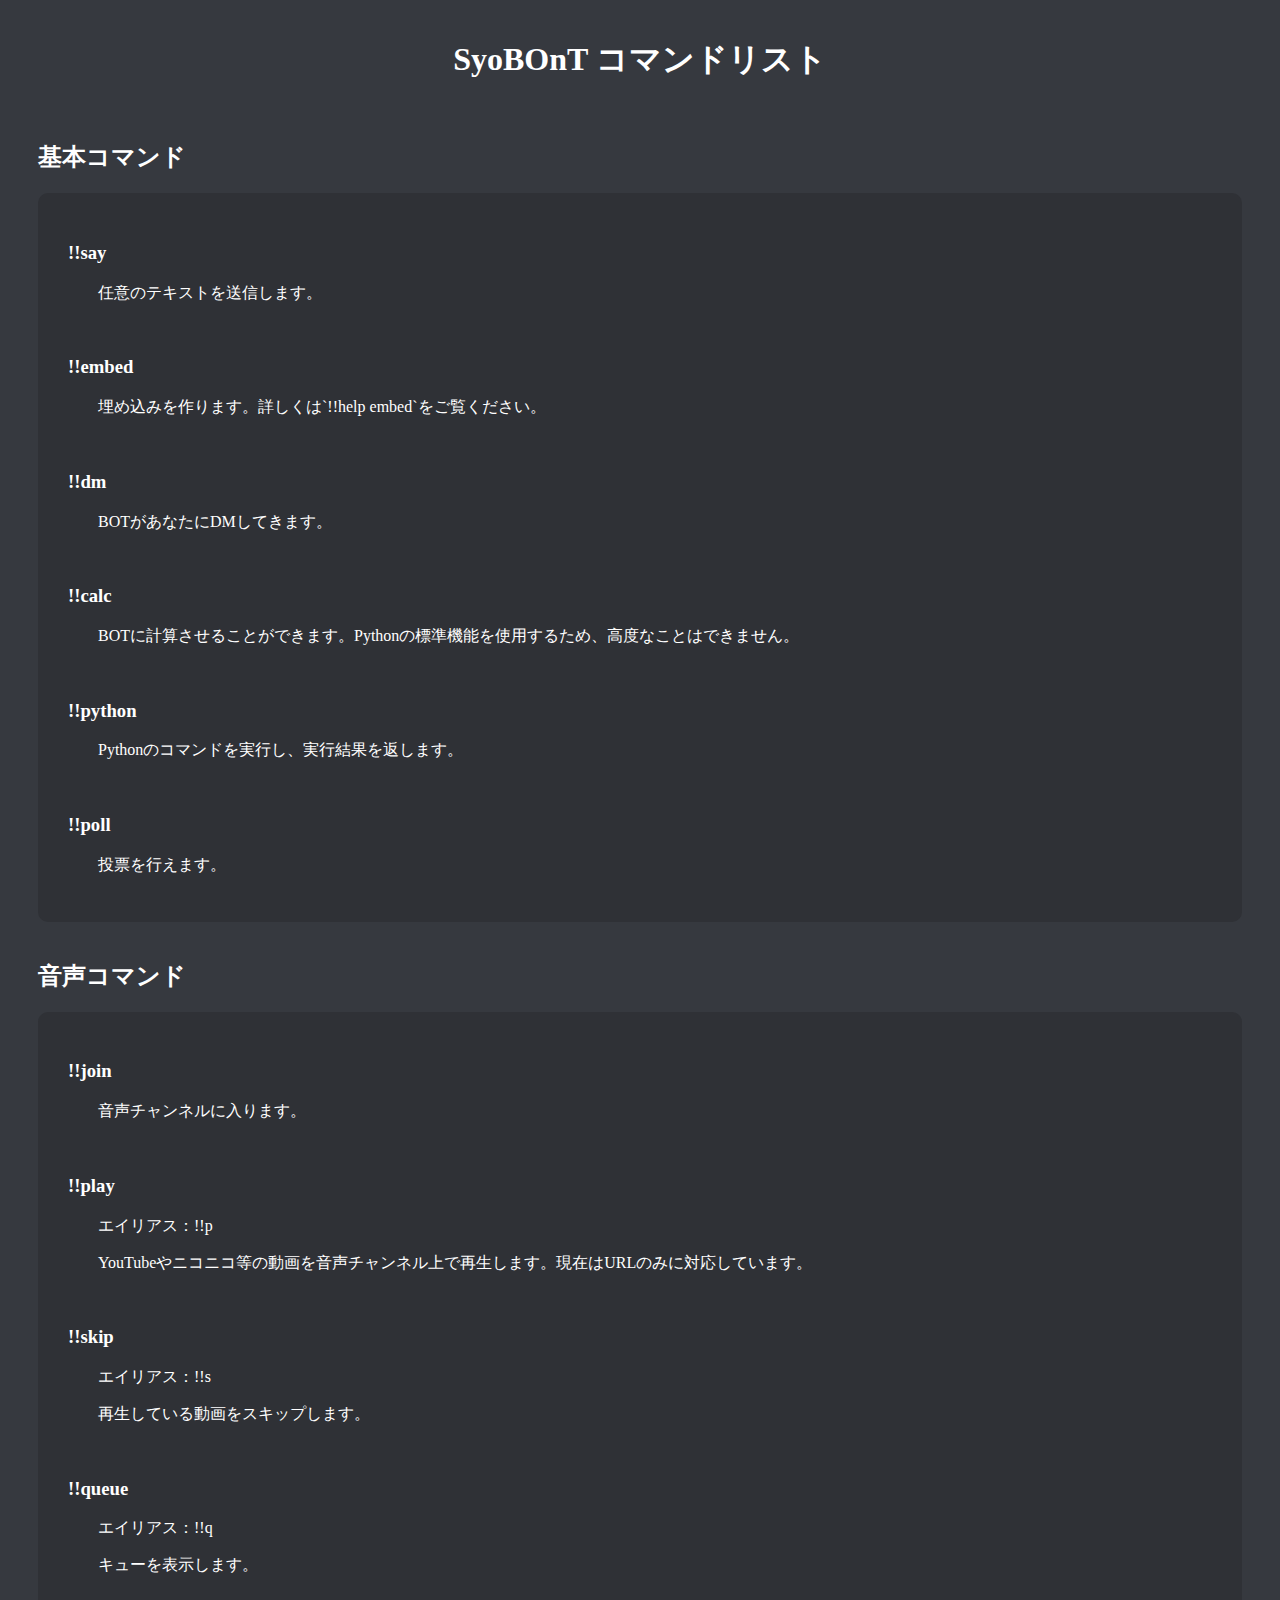
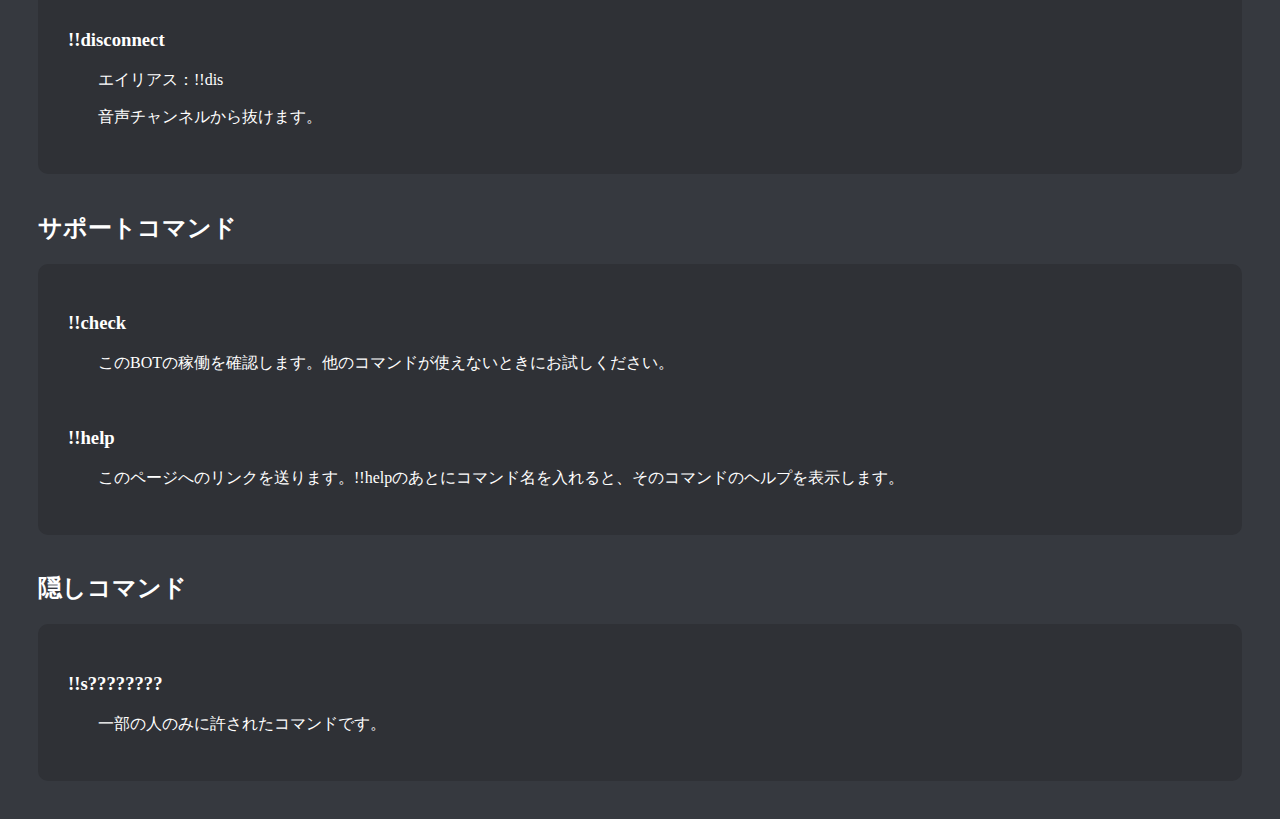
<file: index.html>
<html>
  <head>
    <title>SyoBOnT ヘルプページ</title>
    <meta content="">
    <link rel="stylesheet" href="css.css">
  </head>
  <body>
    <h1>SyoBOnT コマンドリスト</h1>
    <br>
    <h2>基本コマンド</h2>
    <div class="basic-commands">
      <h3>!!say</h3>
      <p>任意のテキストを送信します。</p>
      <br>
      <h3>!!embed</h3>
      <p>埋め込みを作ります。詳しくは`!!help embed`をご覧ください。</p>
      <br>
      <h3>!!dm</h3>
      <p>BOTがあなたにDMしてきます。</p>
      <br>
      <h3>!!calc</h3>
      <p>BOTに計算させることができます。Pythonの標準機能を使用するため、高度なことはできません。</p>
      <br>
      <h3>!!python</h3>
      <p>Pythonのコマンドを実行し、実行結果を返します。</p>
      <br>
      <h3>!!poll</h3>
      <p>投票を行えます。</p>
    </div>
    <br>
    <h2>音声コマンド</h2>
    <div class="voice-commands">
      <h3>!!join</h3>
      <p>音声チャンネルに入ります。</p>
      <br>
      <h3>!!play</h3><p>エイリアス：!!p</p>
      <p>YouTubeやニコニコ等の動画を音声チャンネル上で再生します。現在はURLのみに対応しています。</p>
      <br>
      <h3>!!skip</h3><p>エイリアス：!!s</p>
      <p>再生している動画をスキップします。</p>
      <br>
      <h3>!!queue</h3><p>エイリアス：!!q</p>
      <p>キューを表示します。</p>
      <br>
      <h3>!!disconnect</h3><p>エイリアス：!!dis</p>
      <p>音声チャンネルから抜けます。</p>
    </div>
    <br>
    <h2>サポートコマンド</h2>
    <div class="support-commands">
      <h3>!!check</h3>
      <p>このBOTの稼働を確認します。他のコマンドが使えないときにお試しください。</p>
      <br>
      <h3>!!help</h3>
      <p>このページへのリンクを送ります。!!helpのあとにコマンド名を入れると、そのコマンドのヘルプを表示します。</p>
    </div>
    <br>
    <h2>隠しコマンド</h2>
    <div class="hidden-commands">
      <h3>!!s????????</h3>
      <p>一部の人のみに許されたコマンドです。</p>
    </div>
  </body>
</html>
</file>
<file: css.css>
body {
    background: #36393f;
    color : #fff;
    padding: 30px;
}
h1 {
    text-align: center;
}
div {
    background: #2f3136;
    padding: 30px;
    border-radius: 10px;
}
p {
    text-indent: 30px;
}
</file>
